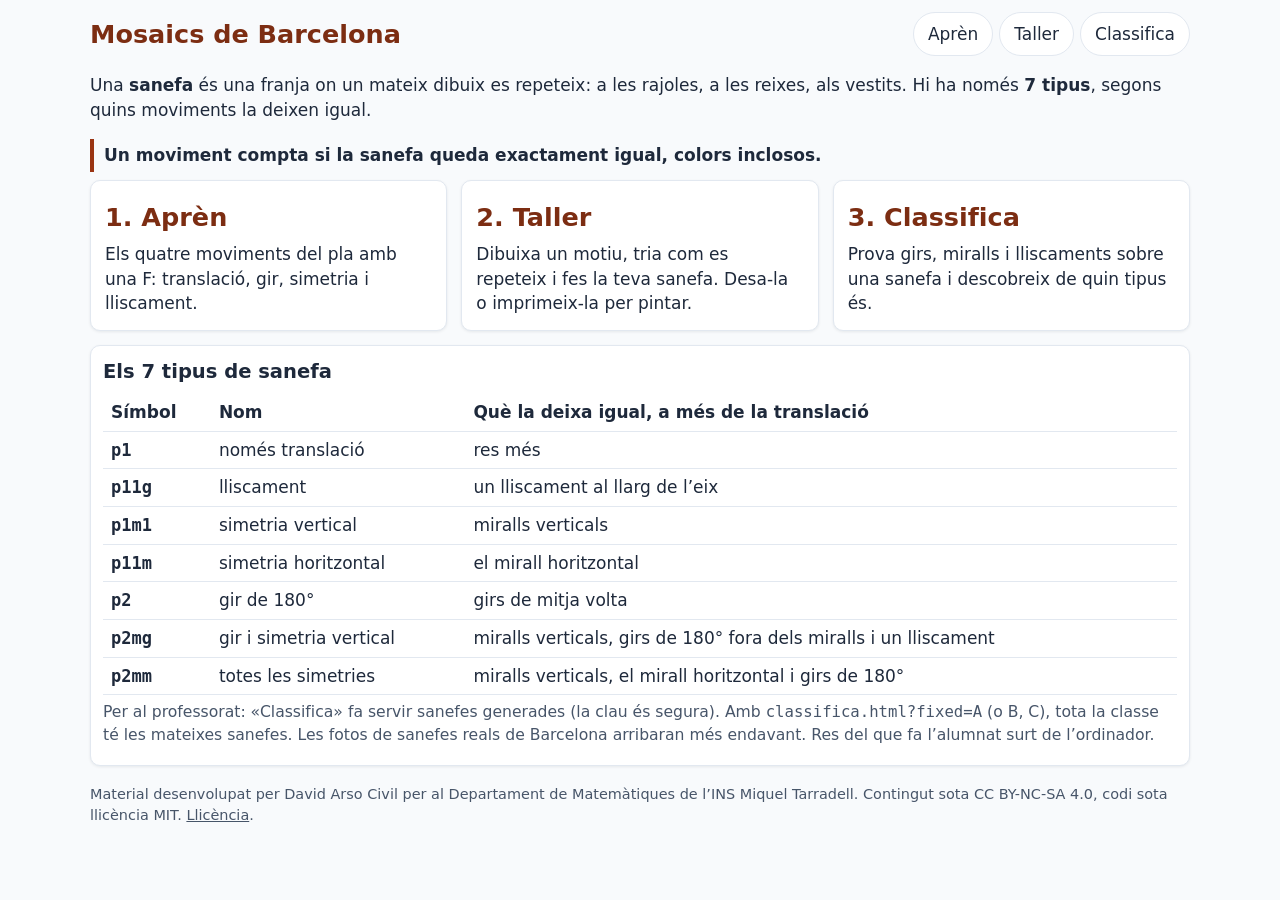
<file: index.html>
<!doctype html>
<html lang="ca">
<head>
    <meta charset="utf-8">
    <meta name="viewport" content="width=device-width, initial-scale=1">
    <title>Mosaics de Barcelona · Step Quiz</title>
    <meta name="description" content="Sanefes i moviments al pla: aprèn els moviments, fes la teva sanefa i classifica’n.">
    <link rel="icon" href="favicon.svg" type="image/svg+xml">
    <link rel="stylesheet" href="css/tokens.css?v=d0364676">
    <link rel="stylesheet" href="css/mosaics.css?v=8753c6a9">
</head>
<body>
    <header class="capcalera">
        <h1>Mosaics de Barcelona</h1>
        <nav class="navegacio" aria-label="Seccions">
            <a href="apren.html">Aprèn</a>
            <a href="taller.html">Taller</a>
            <a href="classifica.html">Classifica</a>
        </nav>
    </header>

    <main class="principal">
        <p>
            Una <strong>sanefa</strong> és una franja on un mateix dibuix es repeteix: a les rajoles, a les reixes, als vestits.
            Hi ha només <strong>7 tipus</strong>, segons quins moviments la deixen igual.
        </p>
        <p class="regla">Un moviment compta si la sanefa queda exactament igual, colors inclosos.</p>

        <ul class="targetes">
            <li><a class="targeta" href="apren.html">
                <h2>1. Aprèn</h2>
                <p>Els quatre moviments del pla amb una F: translació, gir, simetria i lliscament.</p>
            </a></li>
            <li><a class="targeta" href="taller.html">
                <h2>2. Taller</h2>
                <p>Dibuixa un motiu, tria com es repeteix i fes la teva sanefa. Desa-la o imprimeix-la per pintar.</p>
            </a></li>
            <li><a class="targeta" href="classifica.html">
                <h2>3. Classifica</h2>
                <p>Prova girs, miralls i lliscaments sobre una sanefa i descobreix de quin tipus és.</p>
            </a></li>
        </ul>

        <section class="panell" aria-labelledby="t-tipus">
            <h2 id="t-tipus">Els 7 tipus de sanefa</h2>
            <div class="taula-wrap">
                <table class="taula-grups">
                    <thead>
                        <tr><th scope="col">Símbol</th><th scope="col">Nom</th><th scope="col">Què la deixa igual, a més de la translació</th></tr>
                    </thead>
                    <tbody>
                        <tr><td><code>p1</code></td><td>només translació</td><td>res més</td></tr>
                        <tr><td><code>p11g</code></td><td>lliscament</td><td>un lliscament al llarg de l’eix</td></tr>
                        <tr><td><code>p1m1</code></td><td>simetria vertical</td><td>miralls verticals</td></tr>
                        <tr><td><code>p11m</code></td><td>simetria horitzontal</td><td>el mirall horitzontal</td></tr>
                        <tr><td><code>p2</code></td><td>gir de 180°</td><td>girs de mitja volta</td></tr>
                        <tr><td><code>p2mg</code></td><td>gir i simetria vertical</td><td>miralls verticals, girs de 180° fora dels miralls i un lliscament</td></tr>
                        <tr><td><code>p2mm</code></td><td>totes les simetries</td><td>miralls verticals, el mirall horitzontal i girs de 180°</td></tr>
                    </tbody>
                </table>
            </div>
            <p class="nota">
                Per al professorat: «Classifica» fa servir sanefes generades (la clau és segura). Amb
                <code>classifica.html?fixed=A</code> (o B, C), tota la classe té les mateixes sanefes. Les fotos
                de sanefes reals de Barcelona arribaran més endavant. Res del que fa l’alumnat surt de l’ordinador.
            </p>
        </section>
    </main>

    <footer class="peu">
        <p>
            Material desenvolupat per David Arso Civil per al Departament de Matemàtiques de l’INS Miquel Tarradell.
            Contingut sota CC BY-NC-SA 4.0, codi sota llicència MIT. <a href="LLICENCIA.md">Llicència</a>.
        </p>
    </footer>
</body>
</html>
</file>
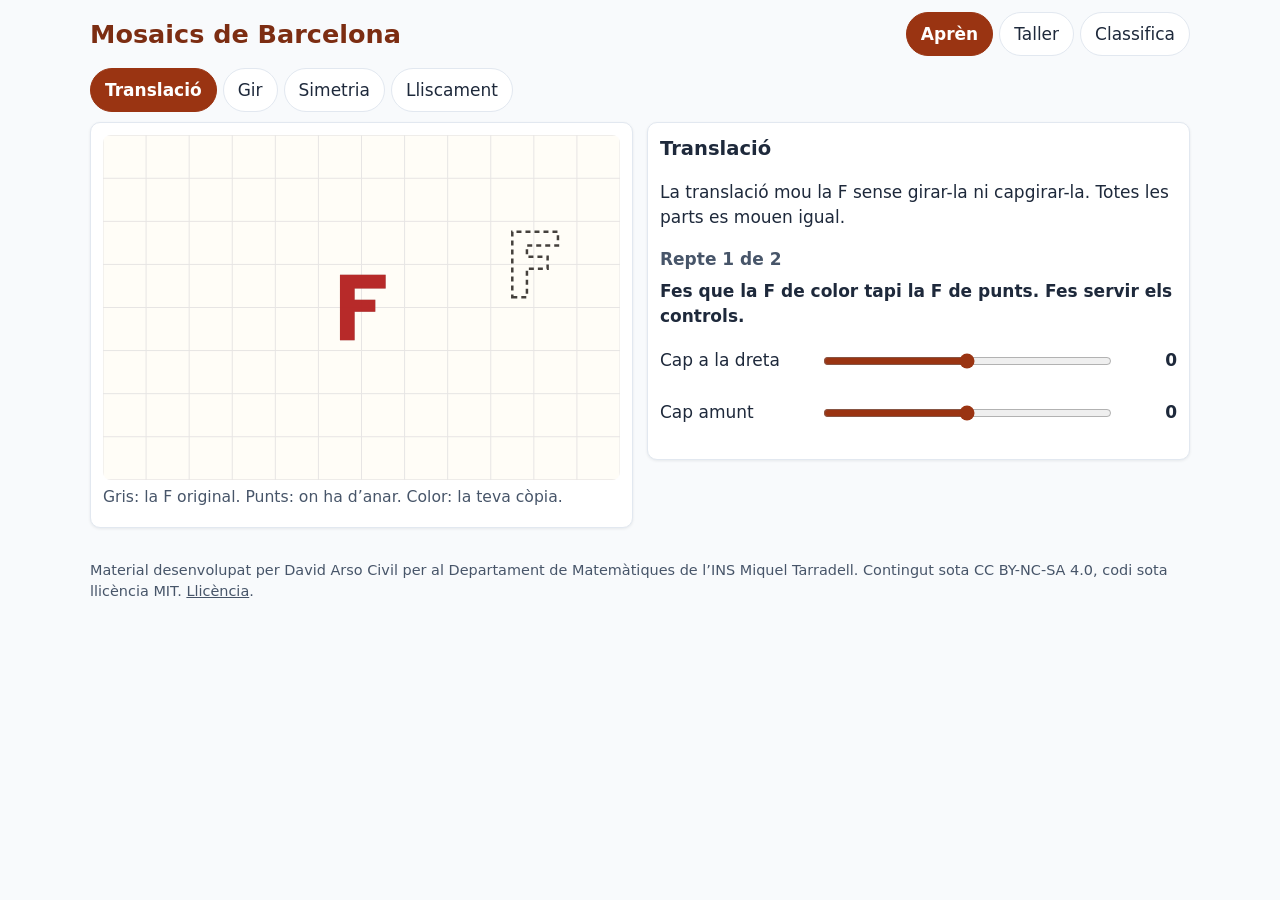
<file: apren.html>
<!doctype html>
<html lang="ca">
<head>
    <meta charset="utf-8">
    <meta name="viewport" content="width=device-width, initial-scale=1">
    <title>Aprèn els moviments · Mosaics de Barcelona</title>
    <meta name="description" content="Translació, gir, simetria i lliscament: mou una F i fes que tapi una altra F.">
    <link rel="icon" href="favicon.svg" type="image/svg+xml">
    <link rel="stylesheet" href="css/tokens.css?v=d0364676">
    <link rel="stylesheet" href="css/mosaics.css?v=8753c6a9">
</head>
<body>
    <header class="capcalera">
        <h1><a href="index.html">Mosaics de Barcelona</a></h1>
        <nav class="navegacio" aria-label="Seccions">
            <a href="apren.html" aria-current="page">Aprèn</a>
            <a href="taller.html">Taller</a>
            <a href="classifica.html">Classifica</a>
        </nav>
    </header>

    <main class="principal">
        <div class="pestanyes" role="tablist" aria-label="Moviments" id="pestanyes"></div>
        <div class="dues-columnes">
            <section class="panell" aria-label="La F">
                <div class="mesura" id="mesura">
                    <canvas id="llenc" class="llenc" role="img" aria-label="La F original, la F de punts i la teva còpia"></canvas>
                </div>
                <p class="nota" id="llegenda"></p>
            </section>
            <section class="panell" aria-labelledby="titol" id="panell-llico" role="tabpanel">
                <h2 id="titol"></h2>
                <p id="explica"></p>
                <p class="comptador" id="comptador"></p>
                <p class="instruccio" id="instruccio"></p>
                <div id="controls"></div>
                <p class="nota" id="nota-nanses"></p>
                <label class="interruptor" id="fila-preferencia" hidden><input type="checkbox" id="prefereix-controls"> Prefereixo els controls</label>
                <div id="feedback" class="feedback" aria-live="polite"></div>
                <div id="accions" class="accions"></div>
            </section>
        </div>
    </main>

    <footer class="peu">
        <p>
            Material desenvolupat per David Arso Civil per al Departament de Matemàtiques de l’INS Miquel Tarradell.
            Contingut sota CC BY-NC-SA 4.0, codi sota llicència MIT. <a href="LLICENCIA.md">Llicència</a>.
        </p>
    </footer>

    <script src="js/motor/isometries.js?v=d82311ea"></script>
    <script src="js/motor/grups.js?v=c838d4c0"></script>
    <script src="js/motor/motiu.js?v=69af2281"></script>
    <script src="js/motor/llicons.js?v=4d5633d7"></script>
    <script src="js/ui/textos.js?v=6e62812b"></script>
    <script src="js/ui/pinta.js?v=68e04030"></script>
    <script src="js/ui/apren.js?v=9157c9f6"></script>
</body>
</html>
</file>
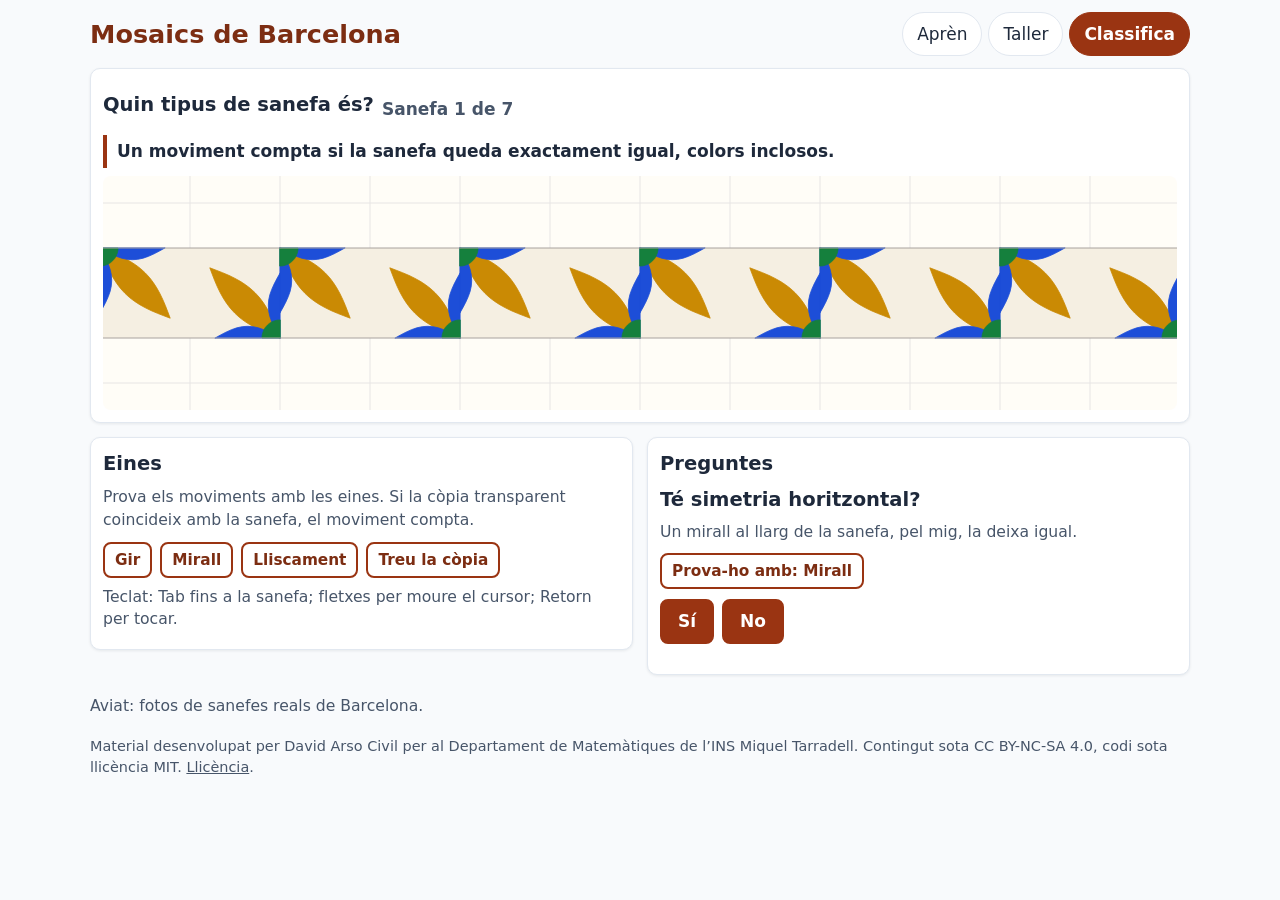
<file: classifica.html>
<!doctype html>
<html lang="ca">
<head>
    <meta charset="utf-8">
    <meta name="viewport" content="width=device-width, initial-scale=1">
    <title>Classifica sanefes · Mosaics de Barcelona</title>
    <meta name="description" content="Prova girs, miralls i lliscaments sobre una sanefa i descobreix de quin tipus és.">
    <link rel="icon" href="favicon.svg" type="image/svg+xml">
    <link rel="stylesheet" href="css/tokens.css?v=d0364676">
    <link rel="stylesheet" href="css/mosaics.css?v=8753c6a9">
</head>
<body>
    <header class="capcalera">
        <h1><a href="index.html">Mosaics de Barcelona</a></h1>
        <nav class="navegacio" aria-label="Seccions">
            <a href="apren.html">Aprèn</a>
            <a href="taller.html">Taller</a>
            <a href="classifica.html" aria-current="page">Classifica</a>
        </nav>
    </header>

    <main class="principal">
        <section class="panell" aria-labelledby="t-sanefa">
            <div class="fila">
                <h2 id="t-sanefa">Quin tipus de sanefa és?</h2>
                <p id="comptador" class="comptador"></p>
            </div>
            <p class="regla" id="regla"></p>
            <div class="mesura" id="mesura">
                <canvas id="llenc" class="llenc llenc-prova" tabindex="0" role="img" aria-label="La sanefa"></canvas>
            </div>
            <div id="anunci" class="sr" aria-live="polite"></div>
        </section>

        <div class="dues-columnes">
            <section class="panell" aria-labelledby="t-eines">
                <h2 id="t-eines">Eines</h2>
                <p class="nota" id="prova-eines"></p>
                <div class="fila" role="group" aria-label="Eina">
                    <button type="button" class="btn btn-petit" data-eina="gir" aria-pressed="false">Gir</button>
                    <button type="button" class="btn btn-petit" data-eina="mirall" aria-pressed="false">Mirall</button>
                    <button type="button" class="btn btn-petit" data-eina="lliscament" aria-pressed="false">Lliscament</button>
                    <button type="button" class="btn btn-petit" id="btn-treu">Treu la còpia</button>
                </div>
                <div class="fila" id="fila-angle" hidden>
                    <label for="angle">Angle</label>
                    <select id="angle">
                        <option value="180">180°</option>
                        <option value="120">120°</option>
                        <option value="90">90°</option>
                        <option value="60">60°</option>
                    </select>
                </div>
                <div class="control" id="fila-despl" hidden>
                    <label for="despl">Desplaçament</label>
                    <input type="range" id="despl" min="-4" max="4" step="0.25" value="0">
                    <output id="despl-valor" for="despl">0</output>
                </div>
                <p class="instruccio" id="instr-eina"></p>
                <p class="nota">Teclat: Tab fins a la sanefa; fletxes per moure el cursor; Retorn per tocar.</p>
            </section>

            <section class="panell" aria-labelledby="t-preguntes">
                <h2 id="t-preguntes">Preguntes</h2>
                <div id="pregunta-zona">
                    <p class="pregunta" id="pregunta"></p>
                    <p class="nota" id="explica"></p>
                    <div class="accions">
                        <button type="button" class="btn btn-petit" id="btn-prova"></button>
                    </div>
                    <div class="accions">
                        <button type="button" class="btn btn-principal" id="btn-si">Sí</button>
                        <button type="button" class="btn btn-principal" id="btn-no">No</button>
                    </div>
                </div>
                <p class="resultat" id="resultat" hidden></p>
                <div id="feedback" class="feedback" aria-live="polite"></div>
                <div id="accions" class="accions"></div>
                <h3 id="t-resum" hidden>Les teves respostes</h3>
                <ol class="resum" id="resum"></ol>
            </section>
        </div>
        <p class="nota" id="fotos-aviat"></p>
    </main>

    <footer class="peu">
        <p>
            Material desenvolupat per David Arso Civil per al Departament de Matemàtiques de l’INS Miquel Tarradell.
            Contingut sota CC BY-NC-SA 4.0, codi sota llicència MIT. <a href="LLICENCIA.md">Llicència</a>.
        </p>
    </footer>

    <script src="js/motor/atzar.js?v=6d2184b7"></script>
    <script src="js/motor/isometries.js?v=d82311ea"></script>
    <script src="js/motor/grups.js?v=c838d4c0"></script>
    <script src="js/motor/deteccio.js?v=dd42025a"></script>
    <script src="js/motor/arbre.js?v=60283fab"></script>
    <script src="js/motor/motiu.js?v=69af2281"></script>
    <script src="js/ui/textos.js?v=6e62812b"></script>
    <script src="js/ui/pinta.js?v=68e04030"></script>
    <script src="js/ui/classifica.js?v=e9e8f0e7"></script>
</body>
</html>
</file>
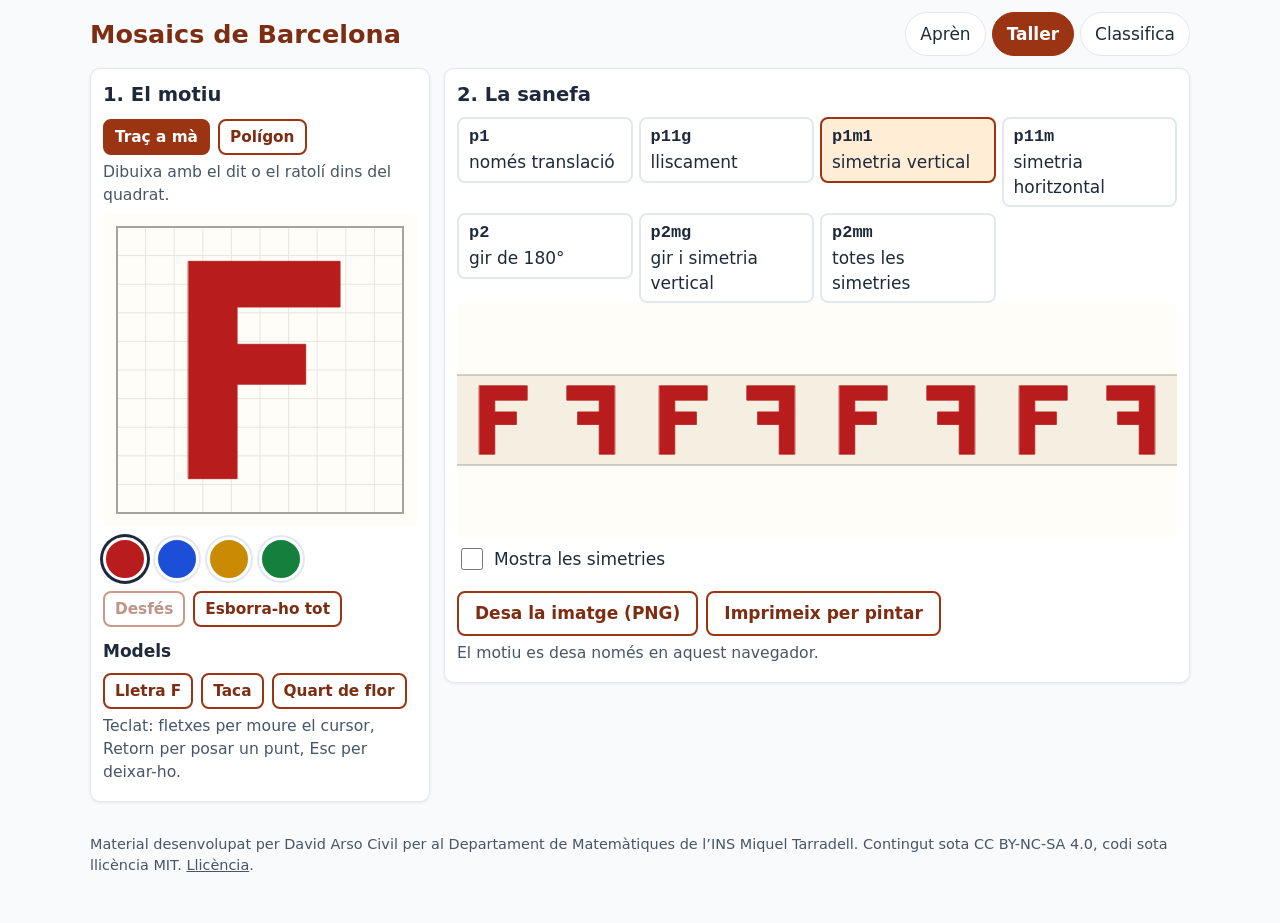
<file: taller.html>
<!doctype html>
<html lang="ca">
<head>
    <meta charset="utf-8">
    <meta name="viewport" content="width=device-width, initial-scale=1">
    <title>Taller de sanefes · Mosaics de Barcelona</title>
    <meta name="description" content="Dibuixa un motiu, tria com es repeteix i fes una sanefa.">
    <link rel="icon" href="favicon.svg" type="image/svg+xml">
    <link rel="stylesheet" href="css/tokens.css?v=d0364676">
    <link rel="stylesheet" href="css/mosaics.css?v=8753c6a9">
</head>
<body>
    <header class="capcalera">
        <h1><a href="index.html">Mosaics de Barcelona</a></h1>
        <nav class="navegacio" aria-label="Seccions">
            <a href="apren.html">Aprèn</a>
            <a href="taller.html" aria-current="page">Taller</a>
            <a href="classifica.html">Classifica</a>
        </nav>
    </header>

    <main class="principal taller">
        <section class="panell" aria-labelledby="t-motiu">
            <h2 id="t-motiu">1. El motiu</h2>
            <div class="fila" role="group" aria-label="Eina">
                <button type="button" class="btn btn-petit" id="eina-traç" aria-pressed="true">Traç a mà</button>
                <button type="button" class="btn btn-petit" id="eina-poligon" aria-pressed="false">Polígon</button>
            </div>
            <p id="instr-eina" class="nota"></p>
            <div class="mesura" id="mesura-editor">
                <canvas id="editor" class="llenc llenc-editor" tabindex="0" role="img" aria-label="El motiu: un quadrat on dibuixes"></canvas>
            </div>
            <div id="anunci-editor" class="sr" aria-live="polite"></div>
            <div class="paleta fila" role="group" aria-label="Color">
                <button type="button" class="color color-0" data-color="0" aria-pressed="true" aria-label="Vermell"></button>
                <button type="button" class="color color-1" data-color="1" aria-pressed="false" aria-label="Blau"></button>
                <button type="button" class="color color-2" data-color="2" aria-pressed="false" aria-label="Ocre"></button>
                <button type="button" class="color color-3" data-color="3" aria-pressed="false" aria-label="Verd"></button>
            </div>
            <div class="accions">
                <button type="button" class="btn btn-petit" id="btn-tanca" hidden>Tanca el polígon</button>
                <button type="button" class="btn btn-petit" id="btn-desfes">Desfés</button>
                <button type="button" class="btn btn-petit" id="btn-esborra">Esborra-ho tot</button>
            </div>
            <h3>Models</h3>
            <div class="fila" id="models"></div>
            <p class="nota" id="nota-teclat"></p>
        </section>

        <section class="panell" aria-labelledby="t-sanefa">
            <h2 id="t-sanefa">2. La sanefa</h2>
            <fieldset class="grups" id="grups">
                <legend class="sr">Tria com es repeteix</legend>
            </fieldset>
            <div class="mesura" id="mesura-sanefa">
                <canvas id="sanefa" class="llenc llenc-sanefa" role="img" aria-label="La sanefa"></canvas>
            </div>
            <div id="feedback" class="feedback" aria-live="polite"></div>
            <label class="interruptor"><input type="checkbox" id="mostra-sim"> Mostra les simetries</label>
            <ul class="llegenda" id="llegenda" hidden>
                <li><svg viewBox="0 0 34 16" aria-hidden="true"><line class="s-linia" x1="2" y1="8" x2="32" y2="8"/></svg>mirall</li>
                <li><svg viewBox="0 0 34 16" aria-hidden="true"><line class="s-discontinua" x1="2" y1="8" x2="32" y2="8"/></svg>eix de lliscament</li>
                <li><svg viewBox="0 0 34 16" aria-hidden="true"><ellipse class="s-lent" cx="17" cy="8" rx="4.5" ry="7.5"/></svg>centre de gir de 180°</li>
            </ul>
            <div class="accions">
                <button type="button" class="btn" id="btn-png">Desa la imatge (PNG)</button>
                <button type="button" class="btn" id="btn-imprimeix">Imprimeix per pintar</button>
            </div>
            <p class="nota">El motiu es desa només en aquest navegador.</p>
        </section>
    </main>

    <section id="full-imprimir" class="nomes-impres" aria-hidden="true"></section>

    <footer class="peu">
        <p>
            Material desenvolupat per David Arso Civil per al Departament de Matemàtiques de l’INS Miquel Tarradell.
            Contingut sota CC BY-NC-SA 4.0, codi sota llicència MIT. <a href="LLICENCIA.md">Llicència</a>.
        </p>
    </footer>

    <script src="js/motor/isometries.js?v=d82311ea"></script>
    <script src="js/motor/grups.js?v=c838d4c0"></script>
    <script src="js/motor/deteccio.js?v=dd42025a"></script>
    <script src="js/motor/motiu.js?v=69af2281"></script>
    <script src="js/ui/textos.js?v=6e62812b"></script>
    <script src="js/ui/pinta.js?v=68e04030"></script>
    <script src="js/ui/taller.js?v=e887cd22"></script>
</body>
</html>
</file>
<file: css/tokens.css>
/*
============================================================================
PROJECTE: mosaics (Step Quiz, vanilla JS)
FITXER: css/tokens.css
ROL: Colors i mides comuns, en mode clar i fosc. La resta dels estils només
     fan servir aquestes variables. Contrast del text ≥ 4,5:1.
DEPENDÈNCIES: cap. Es carrega abans de css/mosaics.css.
============================================================================
*/
:root {
    --text: #1e293b;
    --text-suau: #475569;
    --fons: #f8fafc;
    --panell: #ffffff;
    --vora-panell: #e2e8f0;
    --primari: #9a3412;
    --primari-fosc: #7c2d12;
    --primari-clar: #ffedd5;
    --be: #047857;
    --be-fons: #d1fae5;
    --error: #b91c1c;
    --error-fons: #fee2e2;
    --info: #1d4ed8;
    --info-fons: #dbeafe;

    /* Sanefes (canvas: js/ui/pinta.js les llegeix) */
    --m-fons: #fffdf7;
    --m-franja: #f5efe2;
    --m-vora: #a8a29e;
    --m-sim: #0e7490;
    --m-graella: #e7e5e4;
    --m-original: #a8a29e;
    --m-objectiu: #44403c;
    --m-copia: #b91c1c;
    --m-nansa: #1d4ed8;
    --m-c0: #b91c1c;
    --m-c1: #1d4ed8;
    --m-c2: #ca8a04;
    --m-c3: #15803d;

    --radi: 10px;
    --ombra: 0 1px 3px rgba(15, 23, 42, 0.08);
    --lletra: system-ui, -apple-system, 'Segoe UI', Roboto, Ubuntu, 'Helvetica Neue', Arial, sans-serif;
}

@media (prefers-color-scheme: dark) {
    :root {
        --text: #e2e8f0;
        --text-suau: #94a3b8;
        --fons: #0f172a;
        --panell: #1e293b;
        --vora-panell: #334155;
        --primari: #fdba74;
        --primari-fosc: #fed7aa;
        --primari-clar: #431407;
        --be: #6ee7b7;
        --be-fons: #064e3b;
        --error: #fca5a5;
        --error-fons: #450a0a;
        --info: #93c5fd;
        --info-fons: #1e3a8a;

        --m-fons: #1c1917;
        --m-franja: #292524;
        --m-vora: #78716c;
        --m-sim: #22d3ee;
        --m-graella: #292524;
        --m-original: #57534e;
        --m-objectiu: #e7e5e4;
        --m-copia: #f87171;
        --m-nansa: #93c5fd;
        --m-c0: #ef4444;
        --m-c1: #60a5fa;
        --m-c2: #facc15;
        --m-c3: #4ade80;
        --ombra: none;
    }
}
</file>
<file: css/mosaics.css>
/*
============================================================================
PROJECTE: mosaics (Step Quiz, vanilla JS)
FITXER: css/mosaics.css
ROL: Estils de les quatre pàgines (index, Aprèn, Taller, Classifica): capçalera
     i navegació, panells, canvas, eines, preguntes, retroacció i impressió
     (el full per pintar, negre sobre blanc, A4 amb marges de 15 mm).
DEPENDÈNCIES: css/tokens.css (es carrega abans).
============================================================================
*/
* {
    box-sizing: border-box;
}
html {
    -webkit-text-size-adjust: 100%;
}
body {
    margin: 0;
    padding: 12px 16px 32px;
    font-family: var(--lletra);
    font-size: 17px;
    line-height: 1.45;
    color: var(--text);
    background: var(--fons);
}
button,
input,
select {
    font: inherit;
}
[hidden] {
    display: none !important;
}
.sr {
    position: absolute;
    width: 1px;
    height: 1px;
    overflow: hidden;
    clip: rect(0 0 0 0);
    white-space: nowrap;
}
.nomes-impres {
    display: none;
}

/* ── Capçalera i navegació ─────────────────────────────────────────────── */
.capcalera {
    max-width: 1100px;
    margin: 0 auto 12px;
    display: flex;
    flex-wrap: wrap;
    align-items: center;
    justify-content: space-between;
    gap: 6px 16px;
}
.capcalera h1 {
    margin: 0;
    font-size: 1.5em;
    color: var(--primari-fosc);
}
.capcalera h1 a {
    color: inherit;
    text-decoration: none;
}
.navegacio {
    display: flex;
    flex-wrap: wrap;
    gap: 6px;
}
.navegacio a {
    min-height: 44px;
    display: inline-flex;
    align-items: center;
    padding: 6px 14px;
    border: 1px solid var(--vora-panell);
    border-radius: 999px;
    background: var(--panell);
    color: var(--text);
    text-decoration: none;
}
.navegacio a[aria-current='page'] {
    background: var(--primari);
    border-color: var(--primari);
    color: var(--panell);
    font-weight: 600;
}

/* ── Panells ───────────────────────────────────────────────────────────── */
.principal {
    max-width: 1100px;
    margin: 0 auto;
}
.panell {
    background: var(--panell);
    border: 1px solid var(--vora-panell);
    border-radius: var(--radi);
    box-shadow: var(--ombra);
    padding: 12px;
    margin-bottom: 14px;
    min-width: 0;
}
.panell h2 {
    margin: 0 0 8px;
    font-size: 1.15em;
}
.panell h3 {
    margin: 12px 0 6px;
    font-size: 1em;
}
.dues-columnes {
    display: grid;
    grid-template-columns: minmax(0, 1fr) minmax(0, 1fr);
    gap: 14px;
    align-items: start;
}
.taller {
    display: grid;
    grid-template-columns: minmax(0, 340px) minmax(0, 1fr);
    gap: 14px;
    align-items: start;
}
@media (max-width: 760px) {
    .dues-columnes,
    .taller {
        grid-template-columns: 1fr;
    }
}
.instruccio {
    font-weight: 600;
    margin: 8px 0;
}
.nota {
    color: var(--text-suau);
    font-size: 0.92em;
    margin: 6px 0;
}
.regla {
    border-left: 4px solid var(--primari);
    padding: 4px 10px;
    margin: 8px 0;
    font-weight: 600;
}

/* ── Canvas ────────────────────────────────────────────────────────────── */
.llenc {
    display: block;
    max-width: 100%;
    border-radius: 8px;
    touch-action: none; /* només als canvas: la resta de la pàgina es pot desplaçar */
    user-select: none;
    -webkit-user-select: none;
}
.llenc-editor {
    margin: 0 auto;
    cursor: crosshair;
}
.llenc-sanefa {
    touch-action: pan-y; /* la sanefa del Taller només es mira: deixa desplaçar la pàgina */
}
.llenc-prova {
    cursor: crosshair;
}
.llenc:focus-visible {
    outline: 3px solid var(--info);
    outline-offset: 3px;
}
.mesura {
    width: 100%;
}

/* ── Botons i controls ─────────────────────────────────────────────────── */
.accions,
.fila {
    display: flex;
    flex-wrap: wrap;
    align-items: center;
    gap: 8px;
    margin-top: 10px;
}
.btn {
    min-height: 44px;
    padding: 8px 16px;
    border: 2px solid var(--primari);
    border-radius: 8px;
    background: var(--panell);
    color: var(--primari-fosc);
    font-weight: 600;
    cursor: pointer;
}
.fila select {
    min-height: 44px;
    padding: 6px 10px;
    border: 2px solid var(--vora-panell);
    border-radius: 8px;
    background: var(--panell);
    color: var(--text);
}
.btn-principal {
    background: var(--primari);
    color: var(--panell);
}
.btn[aria-pressed='true'] {
    background: var(--primari);
    color: var(--panell);
}
.btn:disabled {
    opacity: 0.5;
    cursor: not-allowed;
}
.btn-petit {
    min-height: 36px;
    padding: 4px 10px;
    font-size: 0.9em;
}
.btn:focus-visible,
.navegacio a:focus-visible,
input:focus-visible,
select:focus-visible,
.color:focus-visible,
.opcio-grup input:focus-visible + span {
    outline: 3px solid var(--info);
    outline-offset: 2px;
}
.paleta {
    display: flex;
    gap: 8px;
    flex-wrap: wrap;
}
.color {
    width: 44px;
    height: 44px;
    border-radius: 50%;
    border: 3px solid var(--panell);
    box-shadow: 0 0 0 2px var(--vora-panell);
    cursor: pointer;
}
.color[aria-pressed='true'] {
    box-shadow: 0 0 0 3px var(--text);
}
.color-0 {
    background: var(--m-c0);
}
.color-1 {
    background: var(--m-c1);
}
.color-2 {
    background: var(--m-c2);
}
.color-3 {
    background: var(--m-c3);
}

/* Tria del grup: botons de ràdio amb aspecte de targeta */
.grups {
    display: grid;
    grid-template-columns: repeat(auto-fill, minmax(150px, 1fr));
    gap: 6px;
    border: 0;
    margin: 0;
    padding: 0;
}
.opcio-grup {
    position: relative;
    display: block;
}
.opcio-grup input {
    position: absolute;
    opacity: 0;
    inset: 0;
    margin: 0;
    cursor: pointer;
}
.opcio-grup span {
    display: block;
    min-height: 44px;
    padding: 6px 10px;
    border: 2px solid var(--vora-panell);
    border-radius: 8px;
    background: var(--panell);
}
.opcio-grup b {
    display: block;
    font-family: ui-monospace, 'Cascadia Mono', Menlo, Consolas, monospace;
}
.opcio-grup input:checked + span {
    border-color: var(--primari);
    background: var(--primari-clar);
}
.control {
    display: grid;
    grid-template-columns: 9em minmax(0, 1fr) 3.5em;
    align-items: center;
    gap: 8px;
    margin: 4px 0;
}
.control input[type='range'] {
    width: 100%;
    min-height: 44px;
    accent-color: var(--primari);
}
.control output {
    text-align: right;
    font-variant-numeric: tabular-nums;
    font-weight: 600;
}
@media (max-width: 420px) {
    .control {
        grid-template-columns: 6.5em minmax(0, 1fr) 3em;
        font-size: 0.92em;
    }
}
.interruptor {
    display: inline-flex;
    align-items: center;
    gap: 8px;
    min-height: 44px;
    cursor: pointer;
}
.interruptor input {
    width: 22px;
    height: 22px;
    accent-color: var(--primari);
}

/* Llegenda dels símbols */
.llegenda {
    display: flex;
    flex-wrap: wrap;
    gap: 6px 18px;
    margin: 6px 0 0;
    padding: 0;
    list-style: none;
    color: var(--text-suau);
    font-size: 0.92em;
}
.llegenda svg {
    width: 34px;
    height: 16px;
    vertical-align: -3px;
    margin-right: 4px;
}
.s-linia {
    stroke: var(--m-sim);
    stroke-width: 3;
}
.s-discontinua {
    stroke: var(--m-sim);
    stroke-width: 3;
    stroke-dasharray: 7 5;
}
.s-lent {
    fill: var(--m-sim);
}

/* ── Pestanyes (Aprèn) ─────────────────────────────────────────────────── */
.pestanyes {
    display: flex;
    flex-wrap: wrap;
    gap: 6px;
    margin-bottom: 10px;
}
.pestanya {
    min-height: 44px;
    padding: 6px 14px;
    border: 1px solid var(--vora-panell);
    border-radius: 999px;
    background: var(--panell);
    color: var(--text);
    cursor: pointer;
}
.pestanya[aria-selected='true'] {
    background: var(--primari);
    border-color: var(--primari);
    color: var(--panell);
    font-weight: 600;
}
.pestanya .fet {
    margin-left: 4px;
}

/* ── Preguntes (Classifica) ────────────────────────────────────────────── */
.pregunta {
    font-size: 1.15em;
    font-weight: 700;
    margin: 6px 0 2px;
}
.resum {
    margin: 8px 0 0;
    padding: 0;
    list-style: none;
}
.resum li {
    display: flex;
    align-items: center;
    justify-content: space-between;
    gap: 8px;
    padding: 4px 0;
    border-bottom: 1px solid var(--vora-panell);
}
.resum .r {
    font-weight: 700;
}
.resultat {
    font-size: 1.1em;
    font-weight: 700;
    color: var(--primari-fosc);
}
.comptador {
    margin: 0;
    color: var(--text-suau);
    font-weight: 600;
}

/* ── Retroacció ────────────────────────────────────────────────────────── */
.feedback .fb {
    margin: 8px 0;
    padding: 8px 10px;
    border-radius: 8px;
}
.fb-error {
    background: var(--error-fons);
    color: var(--error);
}
.fb-be {
    background: var(--be-fons);
    color: var(--be);
}
.fb-info {
    background: var(--info-fons);
    color: var(--info);
}

/* ── Portal (index.html) ───────────────────────────────────────────────── */
.targetes {
    display: grid;
    grid-template-columns: repeat(auto-fit, minmax(240px, 1fr));
    gap: 14px;
    margin: 0 0 14px;
    padding: 0;
    list-style: none;
}
.targeta {
    display: block;
    height: 100%;
    padding: 14px;
    background: var(--panell);
    border: 1px solid var(--vora-panell);
    border-radius: var(--radi);
    box-shadow: var(--ombra);
    color: var(--text);
    text-decoration: none;
}
.targeta:hover {
    border-color: var(--primari);
}
.targeta:focus-visible {
    outline: 3px solid var(--info);
    outline-offset: 2px;
}
.targeta h2 {
    margin: 4px 0 6px;
    color: var(--primari-fosc);
}
.targeta p {
    margin: 0;
}
.taula-grups {
    border-collapse: collapse;
    width: 100%;
}
.taula-grups th,
.taula-grups td {
    border-bottom: 1px solid var(--vora-panell);
    padding: 6px 8px;
    text-align: left;
    vertical-align: top;
}
.taula-grups code {
    font-weight: 700;
}
.taula-wrap {
    overflow-x: auto;
}

.peu {
    max-width: 1100px;
    margin: 18px auto 0;
    color: var(--text-suau);
    font-size: 0.85em;
}
.peu a {
    color: inherit;
}

/* ── Impressió: només el full per pintar ───────────────────────────────── */
@page {
    size: A4;
    margin: 15mm;
}
@media print {
    body {
        background: #fff;
        color: #000;
        padding: 0;
        font-size: 12pt;
    }
    body.imprimeix-full > *:not(#full-imprimir) {
        display: none !important;
    }
    body.imprimeix-full #full-imprimir {
        display: block !important;
    }
    #full-imprimir h2 {
        margin: 0 0 6mm;
        font-size: 16pt;
    }
    #full-imprimir img {
        display: block;
        width: 100%;
        margin: 0 0 10mm;
        break-inside: avoid;
    }
    #full-imprimir p {
        margin: 0;
    }
    .navegacio,
    .accions,
    .peu {
        display: none !important;
    }
    .panell {
        border: 1px solid #000;
        box-shadow: none;
        background: #fff;
    }
}
</file>
